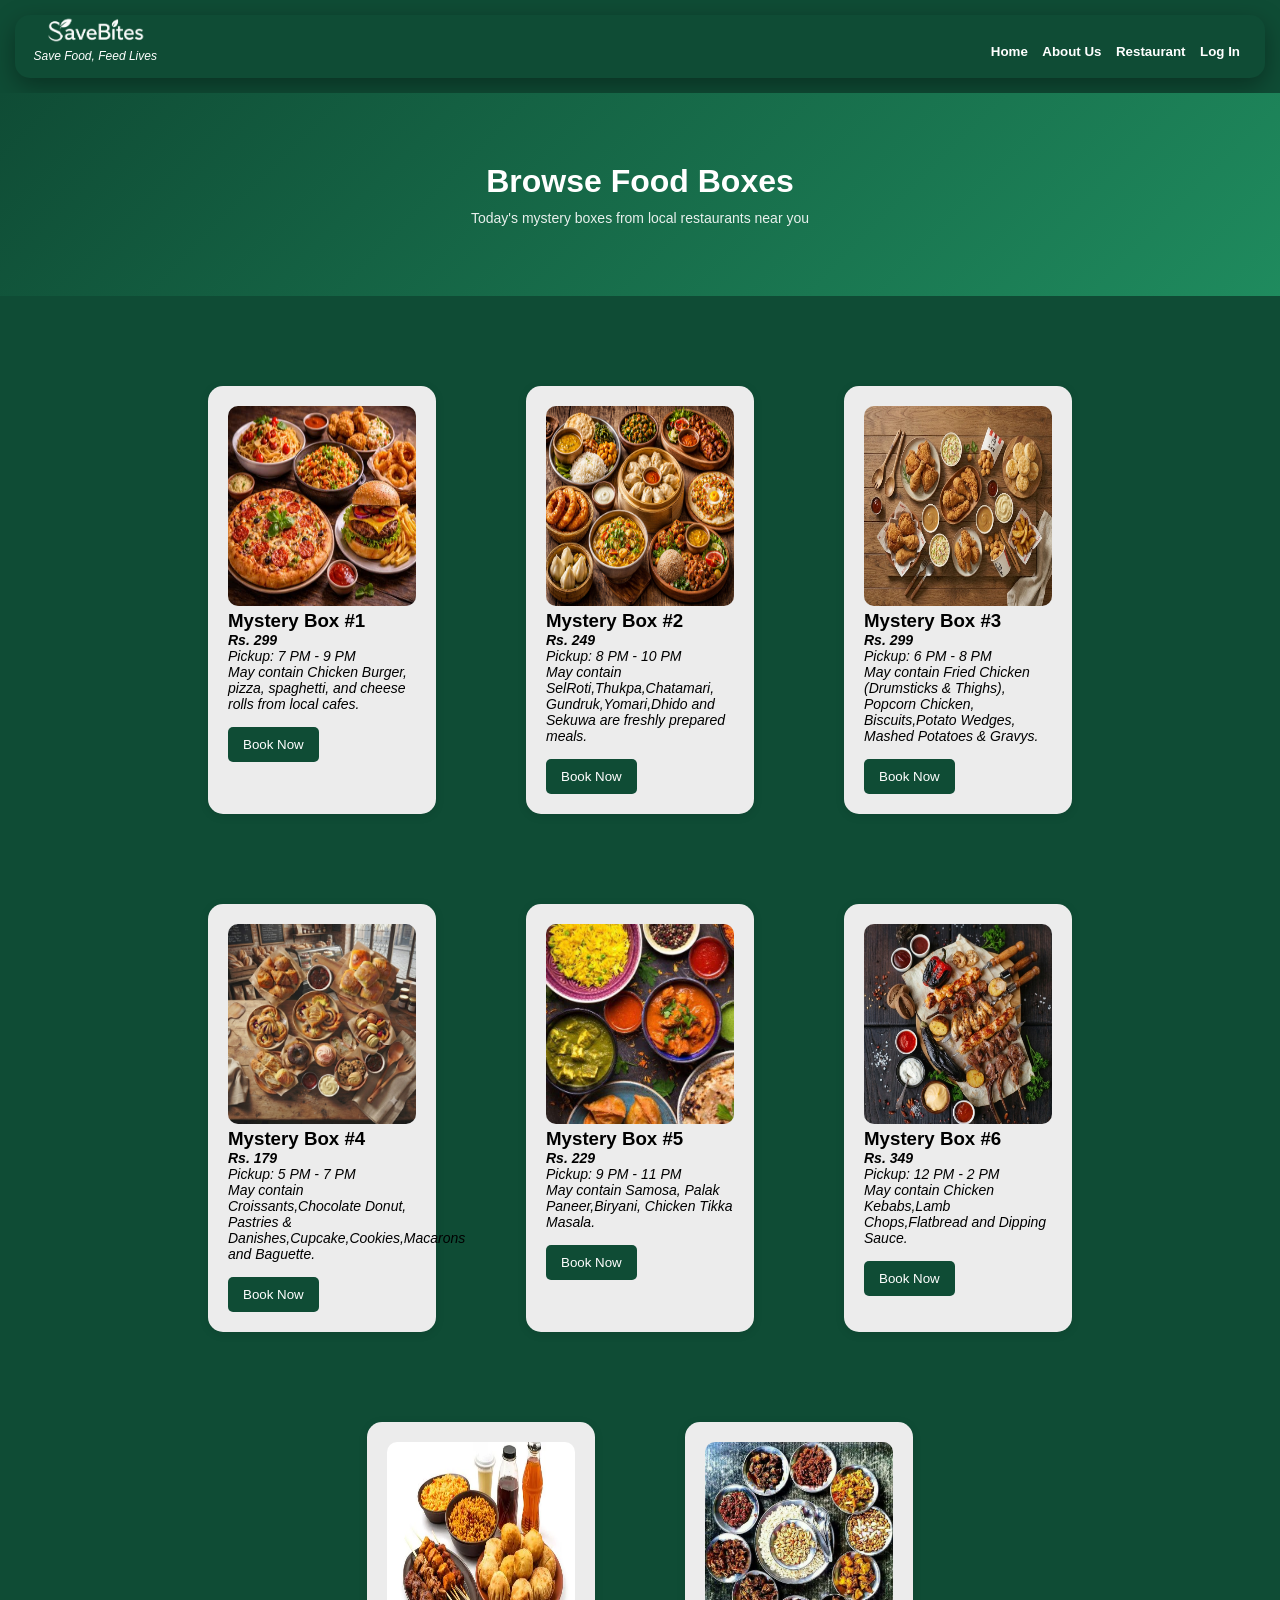
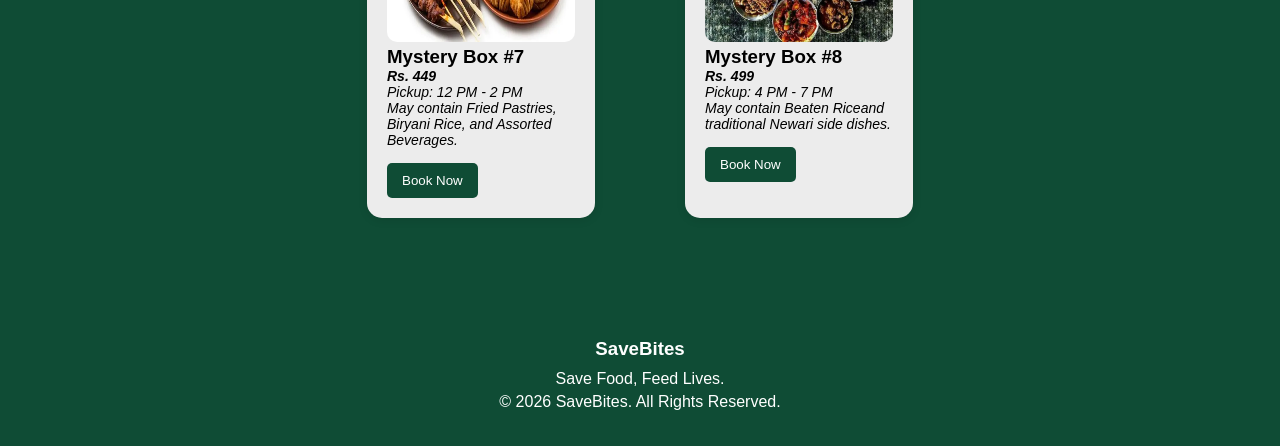
<file: html/browsebox.html>
<!DOCTYPE html>
<html lang="en">
<head>
    <meta charset="UTF-8" />
    <meta name="viewport" content="width=device-width, initial-scale=1.0">
    <link rel="stylesheet" href="https://cdnjs.cloudflare.com/ajax/libs/font-awesome/6.6.0/css/all.min.css">
    <title>Browse Food Boxes - SaveBites</title>
    <link rel="stylesheet" href="../style.css" />
    <link rel="stylesheet" href="../css/browsebox.css" />
</head>

<body>
    <script src="../js/script.js"></script>
   <nav class="nav">

    <div class="logo">
        <a href="../index.html">
            <img src="../asset/logo.png" alt="logo">
        </a>
        <p>Save Food, Feed Lives</p>
    </div>

    <div class="hamburger" id="hamburger">
        <i class="fa-solid fa-bars"></i>
    </div>

    <div class="nav-right" id="nav-right">
        <a href="../index.html"><button>Home</button></a>
        <a href="about.html"><button>About Us</button></a>
        <a href="restaurantlogin.html"><button>Restaurant</button></a>
        <a href="login.html"><button>Log In</button></a>
    </div>

</nav>
    <div class="foodbox-hero">
        <h1>Browse Food Boxes</h1>
        <p>Today's mystery boxes from local restaurants near you</p>
    </div>

    <div class="foodbox-flex">
        <div class="food-card">
            <img src="../asset/food4.jpg" alt="Food Box 1">
            <h3>Mystery Box #1</h3>
            <p><strong>Rs. 299</strong></p>
            <p>Pickup: 7 PM - 9 PM</p>
            <p>May contain Chicken Burger, pizza, spaghetti, and cheese rolls from local cafes.</p>
           <button onclick="bookNow('Mystery Box #1', 299)">Book Now</button>
        </div>
        <div class="food-card">
            <img src="../asset/food5.png" alt="Food Box 2">
            <h3>Mystery Box #2</h3>
            <p><strong>Rs. 249</strong></p>
            <p>Pickup: 8 PM - 10 PM</p>
            <p>May contain SelRoti,Thukpa,Chatamari,
                Gundruk,Yomari,Dhido and Sekuwa are freshly prepared meals.</p>
            <button onclick="bookNow('Mystery Box #2', 249)">Book Now</button>
        </div>
        <div class="food-card">
            <img src="../asset/food6.jpg" alt="Food Box 3">
            <h3>Mystery Box #3</h3>
            <p><strong>Rs. 299</strong></p>
            <p>Pickup: 6 PM - 8 PM</p>
            <p>May contain Fried Chicken (Drumsticks & Thighs),
                Popcorn Chicken, Biscuits,Potato Wedges, Mashed Potatoes & Gravys.</p>
            <button onclick="bookNow('Mystery Box #3', 299)">Book Now</button>
        </div>
        <div class="food-card">
            <img src="../asset/food7.jpg" alt="Food Box 4">
            <h3>Mystery Box #4</h3>
            <p><strong>Rs. 179</strong></p>
            <p>Pickup: 5 PM - 7 PM</p>
            <p>May contain Croissants,Chocolate Donut,
                Pastries & Danishes,Cupcake,Cookies,Macarons and Baguette.</p>
            <button onclick="bookNow('Mystery Box #4', 179)">Book Now</button>
        </div>
        <div class="food-card">
            <img src="../asset/food8.jpg" alt="Food Box 5">
            <h3>Mystery Box #5</h3>
            <p><strong>Rs. 229</strong></p>
            <p>Pickup: 9 PM - 11 PM</p>
            <p>May contain Samosa,
                Palak Paneer,Biryani, Chicken Tikka Masala.</p>
            <button onclick="bookNow('Mystery Box #5', 229)">Book Now</button>
        </div>
     <div class="food-card">
            <img src="../asset/food9.png" alt="Food Box 6">
            <h3>Mystery Box #6</h3>
            <p><strong>Rs. 349</strong></p>
            <p>Pickup: 12 PM - 2 PM</p>
            <p>May contain Chicken Kebabs,Lamb Chops,Flatbread and Dipping Sauce.</p>
            <button onclick="bookNow('Mystery Box #6', 349)">Book Now</button>
        </div>   
        <div class="food-card">
    <img src="../asset/food10.png" alt="Food Box 7">
    <h3>Mystery Box #7</h3>
    <p><strong>Rs. 449</strong></p>
    <p>Pickup: 12 PM - 2 PM</p>
    <p>May contain Fried Pastries, Biryani Rice, and Assorted Beverages.</p>
    <button onclick="bookNow('Mystery Box #7', 449)">Book Now</button>
</div>
<div class="food-card">
    <img src="../asset/food11.png" alt="Food Box 8">
    <h3>Mystery Box #8</h3>
    <p><strong>Rs. 499</strong></p>
    <p>Pickup: 4 PM - 7 PM</p>
    <p>May contain Beaten Riceand traditional Newari side dishes.</p>
    <button onclick="bookNow('Mystery Box #8', 499)">Book Now</button>
</div>
    </div>

    <footer>
        <h3>SaveBites</h3>
        <p>Save Food, Feed Lives.</p>
        <p>© 2026 SaveBites. All Rights Reserved.</p>
    </footer>
    <script src="../js/script.js"></script>
</body>

</html>
</file>
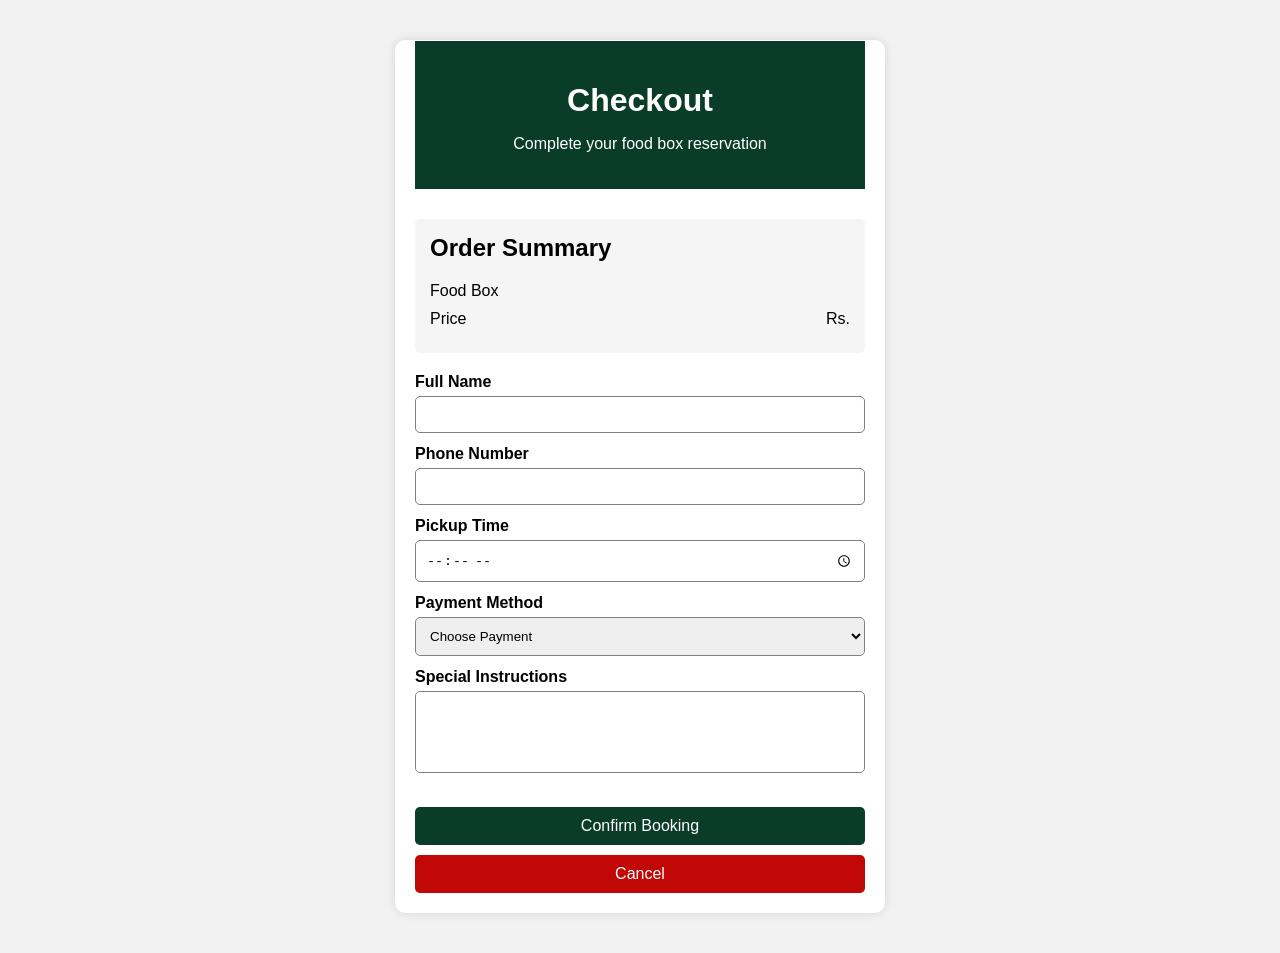
<file: html/checkout.html>
<!DOCTYPE html>
<html lang="en">

<head>
    <meta charset="UTF-8">
    <title>Checkout | SaveBites</title>

    <link rel="stylesheet" href="../css/checkout.css">
</head>

<body>

<div class="checkout">

    <div class="header">
        <h1>Checkout</h1>
        <p>Complete your food box reservation</p>
    </div>

    <div class="order">
        <h2>Order Summary</h2>
        <div class="summary-row">
            <span>Food Box</span>
            <span id="foodName"></span>
        </div>

        <div class="summary-row">
            <span>Price</span>
            <span>Rs. <span id="foodPrice"></span></span>
        </div>

    </div>

    <form id="checkoutForm">
        <label>Full Name</label>
        <input type="text" required>
        <label>Phone Number</label>
        <input type="tel" required>
        <label>Pickup Time</label>
        <input type="time" required>
        <label>Payment Method</label>

        <select required>
            <option value="">Choose Payment</option>
            <option>Cash on Pickup</option>
            <option>eSewa</option>
            <option>Khalti</option>
            <option>IME Pay</option>
        </select>
        <label>Special Instructions</label>
        <textarea rows="4"></textarea>
        <div class="buttons">
            <button class="confirm" type="submit">
                Confirm Booking
            </button>
            <button class="cancel" type="button" onclick="window.history.back()">
                Cancel
            </button>
        </div>
    </form>
</div>
<script src="../js/checkout.js"></script>

</body>
</html>
</file>
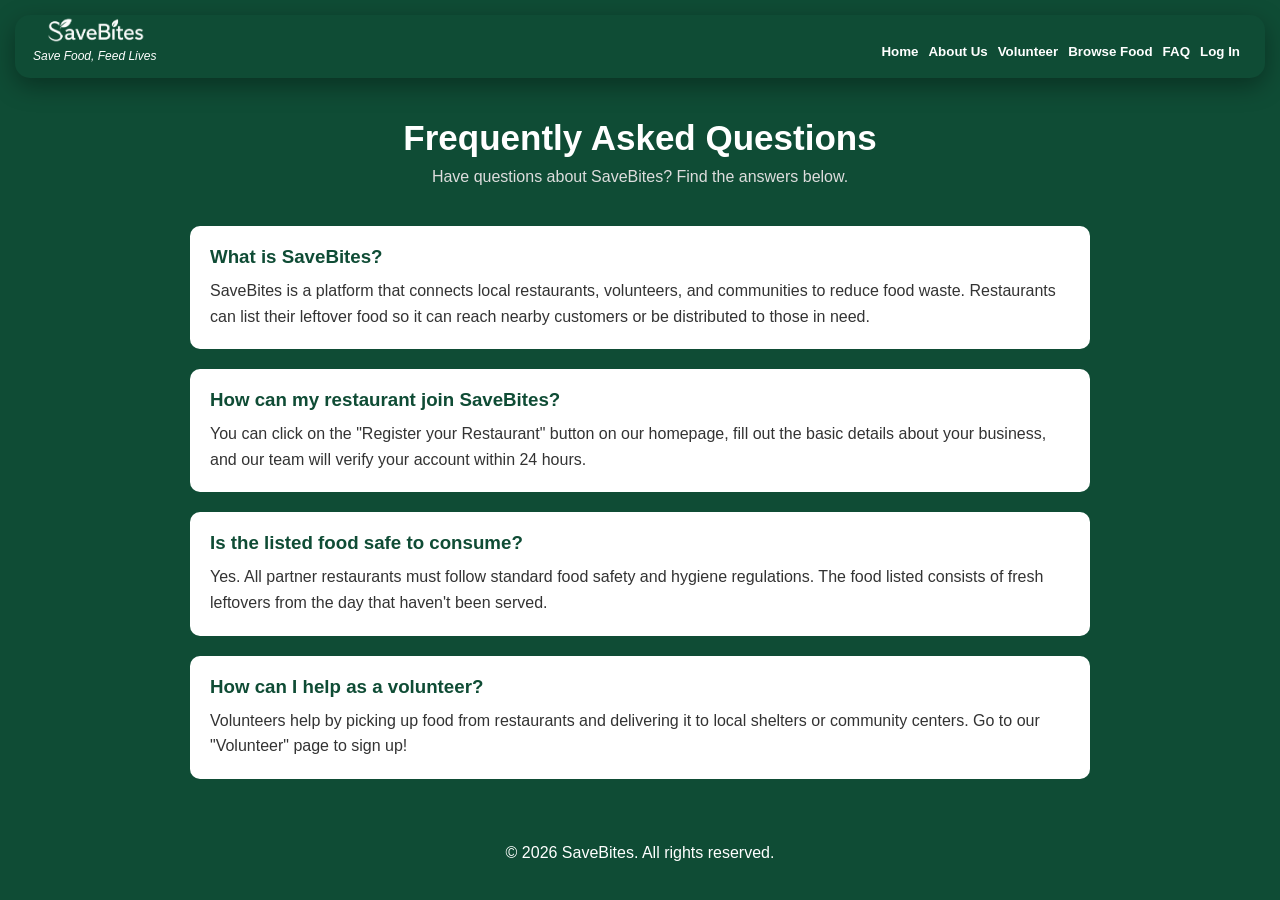
<file: html/faq.html>
<!DOCTYPE html>
<html lang="en">
<head>
    <meta charset="UTF-8">
    <meta name="viewport" content="width=device-width, initial-scale=1.0">
    <title>SaveBites - FAQ</title>
  <link rel="stylesheet" href="../css/faq.css">
</head>
<body>
<nav class="nav">

    <div class="logo">
        <a href="../index.html">
            <img src="../asset/logo.png" alt="SaveBites Logo">
        </a>
        <p>Save Food, Feed Lives</p>
    </div>

    <!-- Hamburger -->
    <div class="hamburger" onclick="toggleMenu()">
        ☰
    </div>

    <div class="nav-right" id="nav-right">
        <a href="../index.html"><button>Home</button></a>
        <a href="about.html"><button>About Us</button></a>
        <a href="volunteerlogin.html"><button>Volunteer</button></a>
        <a href="browsebox.html"><button>Browse Food</button></a>
        <a href="faq.html"><button>FAQ</button></a>
        <a href="login.html"><button>Log In</button></a>
    </div>

</nav>
    <main class="faq-container animated-page">
        <h1 class="faq-title">Frequently Asked Questions</h1>
        <p class="faq-subtitle">Have questions about SaveBites? Find the answers below.</p>

        <div class="faq-list">
            <div class="faq-item">
                <h3>What is SaveBites?</h3>
                <p>SaveBites is a platform that connects local restaurants, volunteers, and communities to reduce food waste. Restaurants can list their leftover food so it can reach nearby customers or be distributed to those in need.</p>
            </div>

            <div class="faq-item">
                <h3>How can my restaurant join SaveBites?</h3>
                <p>You can click on the "Register your Restaurant" button on our homepage, fill out the basic details about your business, and our team will verify your account within 24 hours.</p>
            </div>

            <div class="faq-item">
                <h3>Is the listed food safe to consume?</h3>
                <p>Yes. All partner restaurants must follow standard food safety and hygiene regulations. The food listed consists of fresh leftovers from the day that haven't been served.</p>
            </div>

            <div class="faq-item">
                <h3>How can I help as a volunteer?</h3>
                <p>Volunteers help by picking up food from restaurants and delivering it to local shelters or community centers. Go to our "Volunteer" page to sign up!</p>
            </div>
        </div>
    </main>
    <footer class="footer">
        <p>&copy; 2026 SaveBites. All rights reserved.</p>
    </footer>

</body>
</html>
</file>
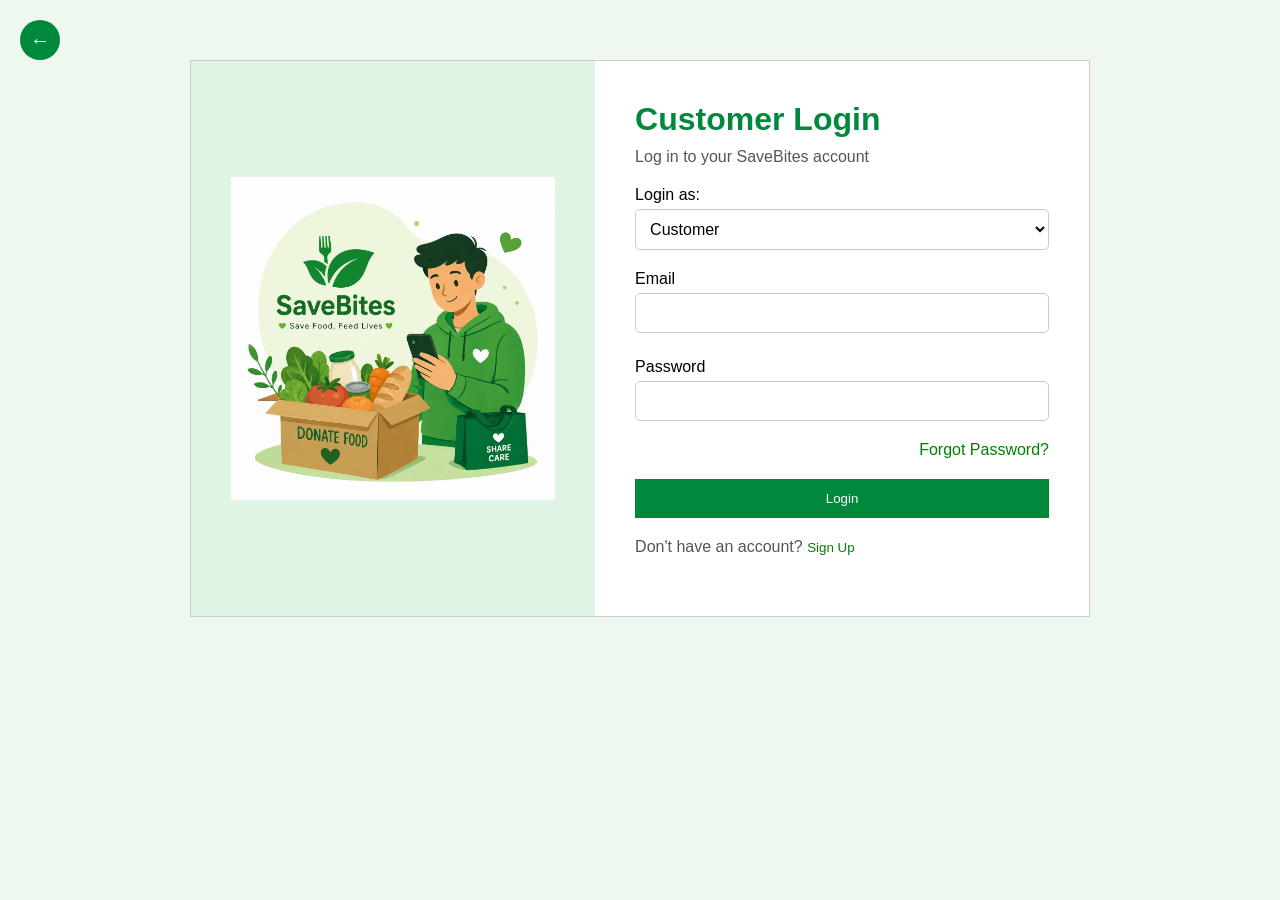
<file: html/login.html>
<!DOCTYPE html>
<html lang="en">

<head>
    <meta charset="UTF-8">
    <meta name="viewport" content="width=device-width, initial-scale=1.0">
    <title>Customer Login</title>
    <link rel="stylesheet" href="../css/login.css">
</head>
<body>

    <button class="back-circle" onclick="goBack()">←</button>

    <div class="container">

        <div class="left">
            <img src="../asset/login1.png" alt="Login Image">
        </div>

        <div class="right">

            <h1>Customer Login</h1>
            <p>Log in to your SaveBites account</p>

            <div class="role">
                <label>Login as:</label>

                <select onchange="if(this.value) window[this.value]();">
                    <option>Customer</option>
                    <option value="goToVolunteerLogin">Volunteer</option>
                    <option value="goToRestaurantLogin">Restaurant</option>
                </select>
            </div>

            <form onsubmit="login(event,'Customer')">

                <label>Email</label>
                <input type="email" id="email" required>

                <label>Password</label>
                <input type="password" id="password" required>

                <a href="#">Forgot Password?</a>

                <button class="login-btn">
                    Login
                </button>

            </form>
            <p class="bottom-text">
                Don't have an account?
                <button onclick="goToSignup()">Sign Up</button>
            </p>
        </div>
    </div>
    <script src="../js/script.js"></script>
<script src="../js/login.js"></script>
</body>
</html>
</file>
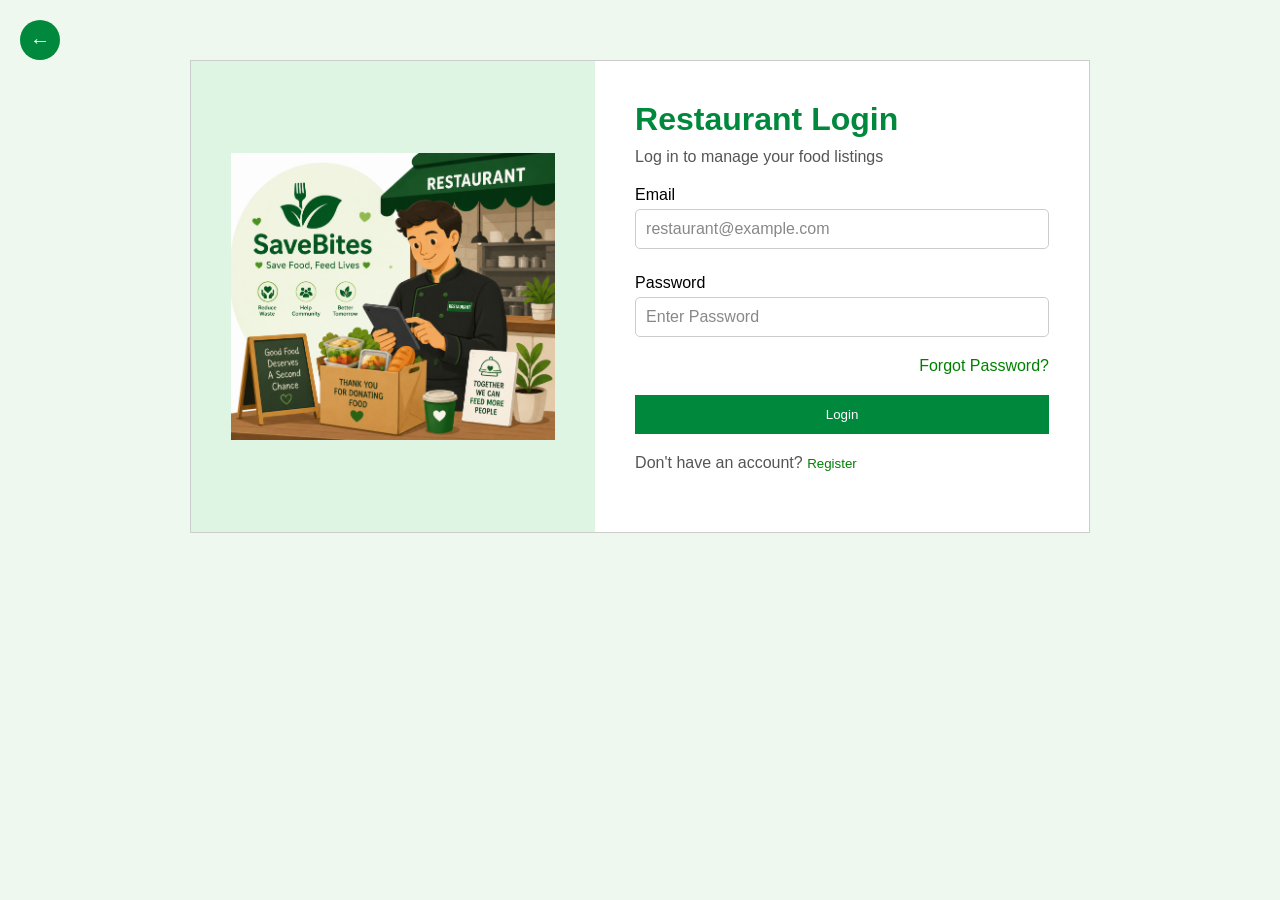
<file: html/restaurantlogin.html>
<!DOCTYPE html>
<html lang="en">

<head>
    <meta charset="UTF-8">
    <meta name="viewport" content="width=device-width, initial-scale=1.0">
    <title>Restaurant Login</title>
    <link rel="stylesheet" href="../css/restaurant.css">
</head>

<body>

    <button class="back-circle" onclick="goBack()">←</button>

    <div class="container">

        <div class="left">
            <img src="../asset/login3.png" alt="Restaurant Login">
        </div>

        <div class="right">

            <h1>Restaurant Login</h1>
            <p>Log in to manage your food listings</p>

            <form onsubmit="login(event,'Restaurant')">

                <label>Email</label>
                <input
                    type="email"
                    id="email"
                    placeholder="restaurant@example.com"
                    required>

                <label>Password</label>
                <input
                    type="password"
                    id="password"
                    placeholder="Enter Password"
                    required>

                <a href="#" class="forgot">Forgot Password?</a>

                <button class="login-btn" type="submit">
                    Login
                </button>

            </form>

            <p class="bottom-text">
                Don't have an account?
                <button type="button" onclick="location.href='restaurantsignup.html'">
                    Register
                </button>
            </p>

        </div>

    </div>

    <script src="../js/script.js"></script>
    <script src="../js/login.js"></script>

</body>

</html>
</file>
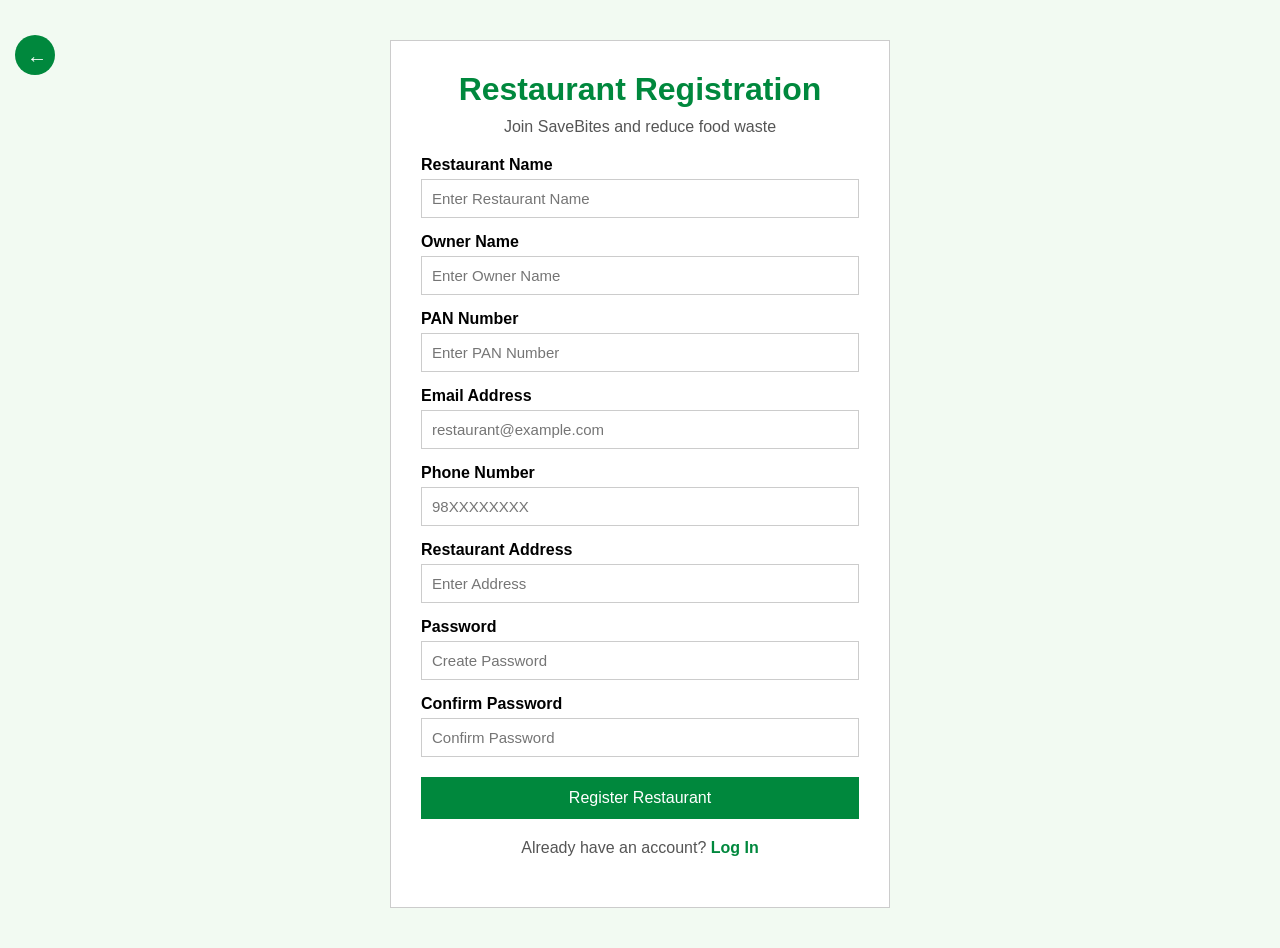
<file: html/restaurantsignup.html>
<!DOCTYPE html>
<html lang="en">

<head>
    <meta charset="UTF-8">
    <meta name="viewport" content="width=device-width, initial-scale=1.0">
    <title>Restaurant Registration</title>
    <link rel="stylesheet" href="../css/restaurantsignup.css">
</head>

<body>

    <button class="back-circle" onclick="goBack()">←</button>

    <div class="container">

        <h1>Restaurant Registration</h1>
        <p>Join SaveBites and reduce food waste</p>

        <form onsubmit="signup(event)">

            <label>Restaurant Name</label>
            <input type="text" id="restaurantName" placeholder="Enter Restaurant Name" required>

            <label>Owner Name</label>
            <input type="text" id="ownerName" placeholder="Enter Owner Name" required>

            <label>PAN Number</label>
            <input type="text" id="pan" placeholder="Enter PAN Number" required>

            <label>Email Address</label>
            <input type="email" id="email" placeholder="restaurant@example.com" required>

            <label>Phone Number</label>
            <input type="tel" id="phone" placeholder="98XXXXXXXX" required>

            <label>Restaurant Address</label>
            <input type="text" id="address" placeholder="Enter Address" required>

            <label>Password</label>
            <input type="password" id="password" placeholder="Create Password" required>

            <label>Confirm Password</label>
            <input type="password" id="confirmPassword" placeholder="Confirm Password" required>

            <button type="submit">Register Restaurant</button>

        </form>

        <p class="bottom-text">
            Already have an account?
            <a href="restaurantlogin.html">Log In</a>
        </p>

    </div>

    <script src="../js/script.js"></script>
    <script src="../js/signup.js"></script>

</body>

</html>
</file>
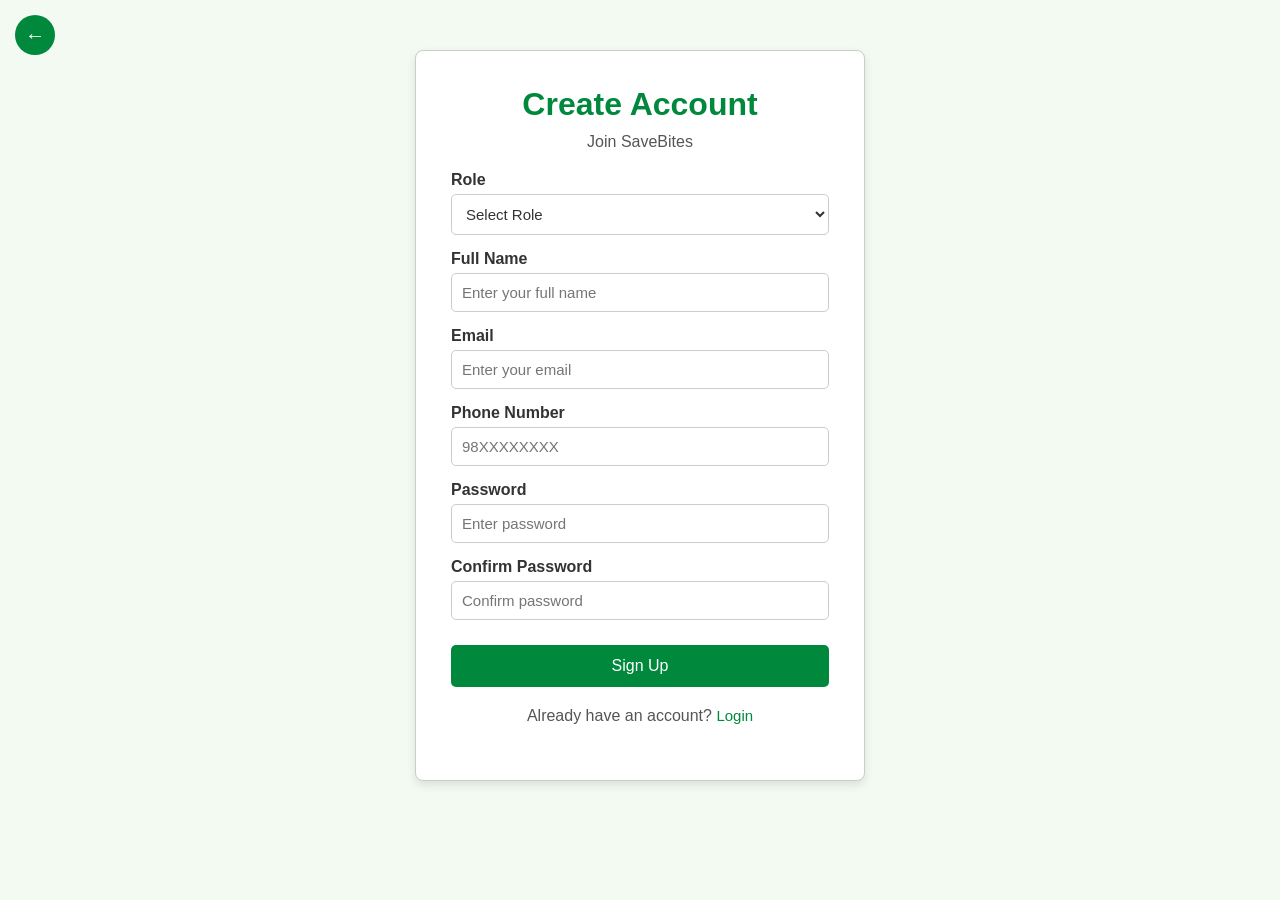
<file: html/signup.html>
<!DOCTYPE html>
<html lang="en">
<head>
    <meta charset="UTF-8">
    <meta name="viewport" content="width=device-width, initial-scale=1.0">
    <title>Customer Sign Up</title>
    <link rel="stylesheet" href="../css/signup.css">
</head>

<body>

    <button class="back-circle" onclick="goBack()">←</button>

    <div class="container">

        <h1>Create Account</h1>
        <p>Join SaveBites</p>

        <form onsubmit="signup(event)">

            <label for="role">Role</label>
            <select id="role" required>
                <option value="" selected disabled>Select Role</option>
                <option value="Customer">Customer</option>
                <option value="Volunteer">Volunteer</option>
            </select>

            <label for="name">Full Name</label>
            <input type="text" id="name" placeholder="Enter your full name" required>

            <label for="email">Email</label>
            <input type="email" id="email" placeholder="Enter your email" required>

            <label for="phone">Phone Number</label>
            <input type="tel" id="phone" placeholder="98XXXXXXXX" required>

            <label for="password">Password</label>
            <input type="password" id="password" placeholder="Enter password" required>

            <label for="confirmPassword">Confirm Password</label>
            <input type="password" id="confirmPassword" placeholder="Confirm password" required>

            <button type="submit" class="signup-btn">Sign Up</button>

        </form>

        <p class="bottom-text">
            Already have an account?
            <button type="button" onclick="goToLogin()">Login</button>
        </p>

    </div>

    <script src="../js/script.js"></script>
    <script src="../js/signup.js"></script>

</body>
</html>
</file>
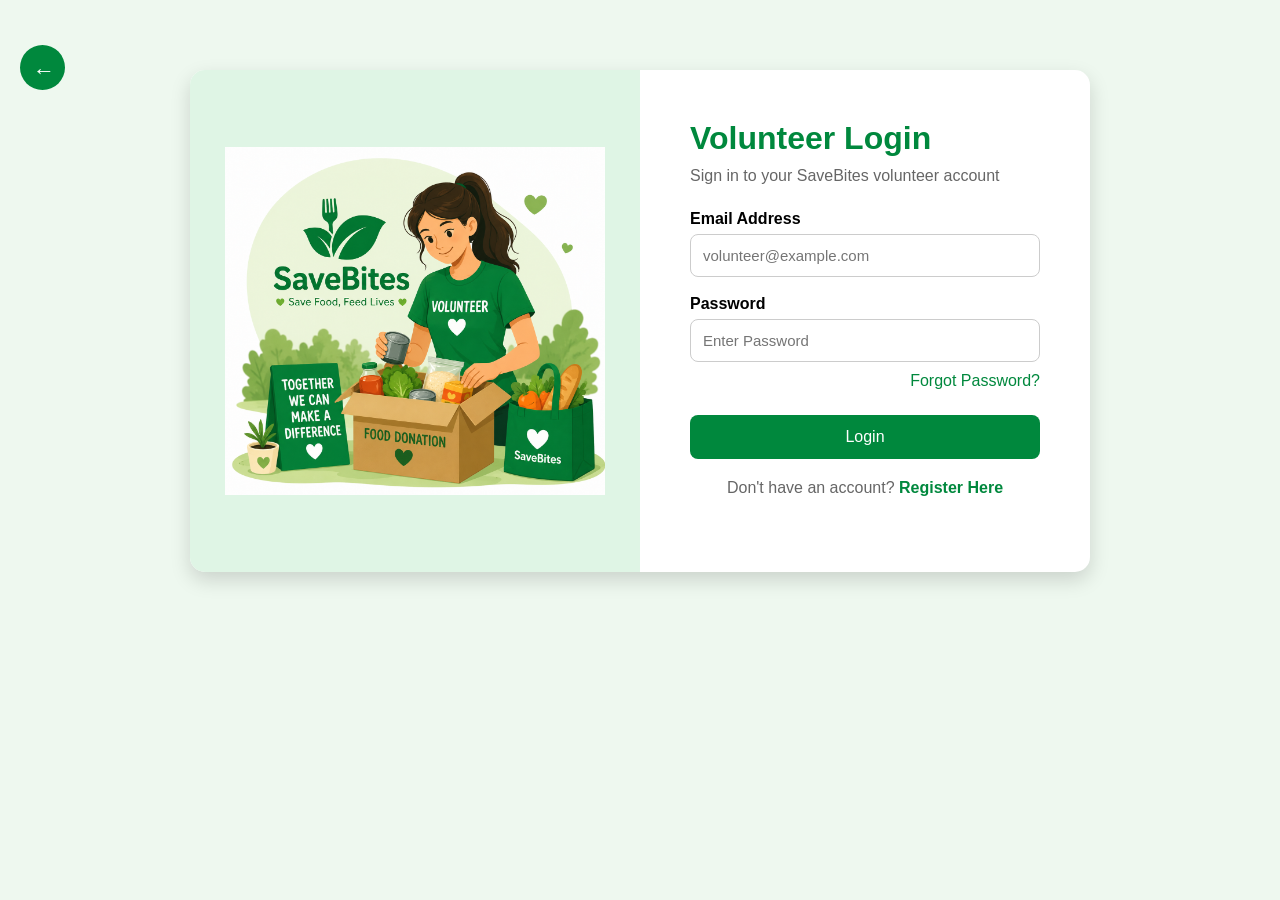
<file: html/volunteerlogin.html>
<!DOCTYPE html>
<html lang="en">
<head>
    <meta charset="UTF-8">
    <meta name="viewport" content="width=device-width, initial-scale=1.0">
    <title>Volunteer Login</title>
    <link rel="stylesheet" href="../css/volunteerlogin.css">
</head>

<body>

    <button class="back-circle" onclick="goBack()">←</button>

    <div class="login-container">

        <div class="image-box">
            <img src="../asset/login2.png" alt="Volunteer Login">
        </div>

        <div class="login-box">

            <h1>Volunteer Login</h1>
            <p>Sign in to your SaveBites volunteer account</p>

            <form onsubmit="login(event,'Volunteer')">

                <label>Email Address</label>
                <input
                    type="email"
                    id="email"
                    placeholder="volunteer@example.com"
                    required>

                <label>Password</label>
                <input
                    type="password"
                    id="password"
                    placeholder="Enter Password"
                    required>

                <a href="#" class="forgot">Forgot Password?</a>

                <button type="submit">Login</button>

            </form>

            <p class="register">
                Don't have an account?
                <a href="volunteersignup.html">Register Here</a>
            </p>

        </div>

    </div>

    <script src="../js/script.js"></script>
    <script src="../js/login.js"></script>

</body>
</html>
</file>
<file: style.css>
*{
    margin:0;
    padding:0;
    box-sizing:border-box;
    font-family:Arial, sans-serif;
}

html,
body{
    width:100%;
    overflow-x:hidden;
    scroll-behavior:smooth;
}
/*SLIDER YETA*/
.intro{
    position:relative;
    width:100%;
    height:100vh;
    overflow:hidden;
    display:flex;
    justify-content:center;
    align-items:center;
    text-align:center;
    color:white;
}
.banner-slider{
    position:absolute;
    top:0;
    left:0;
    width:100%;
    height:100%;
    overflow:hidden;
}
.banner{
    position:absolute;
    top:0;
    left:0;
    width:100%;
    height:100%;
    object-fit:cover;
    opacity:0;
    transition:opacity 1s ease-in-out;
}
.banner.active{
    opacity:1;

}
.overlay{
    position:absolute;
    width:100%;
    height:100%;
    background:rgba(0,0,0,0.70);
    top:0;
    left:0;
}

.slide.active{
    opacity:1;
    transform:translateX(0);
}
.slide span{
    color: #a1ffd5;
}
.slide a{
    display:inline-flex;
    margin-top: 15px;
    padding: 12px 25px;
    background: #a1ffd5;
    color: #0f4c35;
    text-decoration: none;
    border-radius: 30px;
    font-weight: bold;
}
.intro h1{
    font-size:32px;
}
.intro a{
    font-size:12px;
}
/*yetasamma*/
.welcome-content{
    position:relative;
    z-index:2;
    max-width:700px;
    padding:20px;
    text-align:center;
}

.welcome-content h1{
    font-size:55px;
    margin-bottom:20px;
    line-height:1.2;
}

.welcome-content span{
    color:#8fffd0;
}

.welcome-content p{
    font-size:18px;
    line-height:1.8;
    margin-bottom:35px;
}

.welcome-buttons{
    display:flex;
    justify-content:center;
    gap:20px;
    flex-wrap:wrap;
}

.welcome-buttons a{
    text-decoration:none;
    background:#a1ffd5;
    color:#0f4c35;
    padding:14px 30px;
    border-radius:30px;
    font-weight:bold;
    transition:0.3s;
}

.welcome-buttons a:hover{
    background:#7ff3c0;
    transform:translateY(-3px);
}

body{
    background:#0f4c35;

}
.nav{
    display:flex;
    justify-content:space-between;
    align-items:center;
    padding:15px;
    margin:15px;
    border-radius:15px;
    box-shadow:0 8px 25px rgba(0,0,0,0.35);
    flex-wrap:wrap;
}
.logo{
    display:flex;
    flex-direction:column;
    align-items:center;
    gap: 5;
}
.nav button{
    color:white;
    background:none;
    border:none;
    margin-right:10px;
    cursor:pointer;
    font-weight:bold;
    margin-top:10px;
}
.nav button:hover{
    background:none;
    color:rgb(133, 196, 162);
    transform:scale(1.06);
    transition:transform 0.2s;
}
.logo img{
    height: 50px;
    width: auto;
    margin-top: -25px;
    transform: scale(1.5);
}
.logo p{
    color:white;
    margin-top:-10px;
    margin-left:3.5px;
    font-size: 12px;
    font-style:italic;
}
.section{
    display:flex;
    justify-content:space-between;
    align-items:center;
    width:100%;
    margin:auto;
    gap:40px;
    padding:100px;
}

/*img slide ko section*/
.text{
    flex:1;
    color:#ffffff;
}

.text h2{
    font-size:30px;
    margin-bottom:10px;
}

.text p{
    line-height:2.5;
}
.imgslider{
    width:100%;
    max-width:600px;
    height:400px;
    position:relative;
    overflow:hidden;
    border-radius:15px;
    background:#000;
}
.imgSlide{
    width:100%;
    height:100%;
    object-fit:fill; 
    position:absolute;
    top:0;
    left:0;
    opacity:0;
    transition:opacity 1s ease;
}
.activeImg{
    opacity:1;
}
.bottom{
    background: #ececec;
    padding: 60px 20px;
    margin: 200px auto 0;
    max-width: 900px;
    text-align: center;
    border-radius: 12px;
    border-left: 6px solid #0bf48c;
    border-right: 6px solid #0bf48c;
}
.bottom p{
    color: #333;
    font-size:30px;
    margin-bottom:10px;
    transition:color 0.3s;
    animation: pulse 2s infinite;
}
    @keyframes pulse {
        0% { color: #0f4c35; }
        50% { color: #b9930c; }
        100% { color: rgb(0, 136, 61); }
    }
.bottom h1{
    margin:20px ;
    color:#0f4c35;
    transform:scale(0.6);
    color:(0, 136, 61);
;
}

.bottom button{
    color:white;
    padding:12px 20px;
    margin:10px;
    border:none;
    border-radius:5px;
    cursor:pointer;
    background:#0f4c35;
    font-weight:bold;
}
button:hover{
    background:rgb(0, 118, 47);
    transition:background 0.4s;
    transform:scale(1.05);
}
.featured-food{
    margin-top:210px;
}
.featured-food h2{
    color:white;
    margin-bottom:30px;
}
.food-container{
    display:flex;
    justify-content:center;
    gap:25px;
    flex-wrap:wrap;
}
.food-card{
    background:#ececec;
    margin:20px;
    width:20%;
    padding:20px;
    border-radius:15px;
    box-shadow:0 2px 10px rgba(0,0,0,0.1);
}
.food-card img{
    width:100%;
    height: 200px;;
    object-fit:fit;
    border-radius:10px;
}
.food-card p{
  font-size:14px;
  font-style: italic;
}
.food-card button{
    margin-top:15px;
    padding:10px 15px;
    border:none;
    border-radius:5px;
    background:#0f4c35;
    color:white;
    cursor:pointer;
}
.food-card button:hover{
    background:rgb(0,118,47);
    transition:background 0.3s;
}
.food-card:hover{
    transform:translateY(-5px);
    transition:0.5s;
}
.roles h2{
    color:white;
    margin-bottom:30px;
}
.role-container{
    display:flex;
    justify-content:center;
    gap:25px;
    flex-wrap:wrap;
}
.role-card{
    width:20%;
    margin:20px;
    padding:25px;
    background:#ececec;
    border-radius:15px;
    box-shadow:0 2px 10px rgba(0,0,0,0.1);
}
.role-card h3{
    color:#0f4c35;
    margin-bottom:10px;
}
footer{
    color:rgb(255, 255, 255);
    text-align:center;
    padding:30px;
    margin-top:50px;
}
footer h3{
    margin-bottom:10px;
}
footer p{
    margin:5px 0;
}
.hamburger{
    display:none;
    font-size:30px;
    color:white;
    cursor:pointer;
}

@media (max-width:768px){

.nav{
    position:relative;
    justify-content:space-between;
    align-items:center;
    padding:15px 20px;
}

.logo{
    align-items:flex-start;
}

.logo img{
    margin-top:0;
    transform:scale(1.2);
}

.hamburger{
    display:block;
}

.nav-right{
    display:none;
    position:absolute;
    top:80px;
    left:0;
    width:100%;
    background:#0f4c35;
    flex-direction:column;
    align-items:center;
    padding:20px 0;
    z-index:1000;
}

.nav-right.active{
    display:flex;
}

.nav-right a{
    width:100%;
    text-align:center;
}

.nav-right button{
    width:90%;
    margin:10px 0;
    font-size:18px;
}

.section{
    flex-direction:column;
    width:95%;
    text-align:center;
    padding:20px;
}

.text{
    width:100%;
}

.text h2{
    font-size:24px;
}

.text p{
    line-height:1.8;
}

.imgslider{
    width:100%;
    max-width:100%;
    height:250px;
}

.intro{
    margin:20px;
    min-height:320px;
    height:auto;
    width:auto;
    padding:20px;
}

.intro h1{
    font-size:24px;
}
.welcome-content h1{
    font-size:34px;
}

.welcome-content p{
    font-size:16px;
    line-height:1.7;
}

.welcome-buttons{
    flex-direction:column;
    align-items:center;
}

.welcome-buttons a{
    width:220px;
}

.food-container,
.role-container{
    flex-direction:column;
    align-items:center;
}

.food-card,
.role-card{
    width:90%;
    max-width:320px;
}

.bottom{
    width:95%;
    margin:40px auto;
    padding:30px 15px;
}

.bottom h1{
    transform:none;
}

.bottom p{
    font-size:22px;
}

}
</file>
<file: css/browsebox.css>
.foodbox-hero {
    background: linear-gradient(135deg, #0f4c35 0%, #1f8b5e 100%);
    color: white;
    text-align: center;
    padding: 70px;
}

.foodbox-hero h1 {
    font-size: 32px;
    margin-bottom: 10px;
}

.foodbox-hero p {
    font-size: 14px;
    opacity: 0.9;
}

.foodbox-flex {
    max-width: 200%;
    margin: 50px;
    display: flex;
    flex-wrap: wrap;
    flex-direction: row;
    justify-content: center;
    gap: 50px;
    padding:  20px;
}

/* Hamburger */
.hamburger{
    display:none;
    font-size:30px;
    color:white;
    cursor:pointer;
}

/* Mobile Navbar */
@media (max-width:768px){

    .nav{
        position:relative;
        display:flex;
        justify-content:space-between;
        align-items:center;
        padding:15px 20px;
    }

    .logo{
        align-items:flex-start;
    }

    .logo img{
        margin-top:0;
        transform:scale(1.2);
    }

    .hamburger{
        display:block;
    }

    .nav-right{
        display:none;
        position:absolute;
        top:80px;
        left:0;
        width:100%;
        background:#0f4c35;
        flex-direction:column;
        align-items:center;
        padding:15px 0;
        z-index:1000;
    }

    .nav-right.active{
        display:flex;
    }

    .nav-right a{
        width:100%;
        text-align:center;
    }

    .nav-right button{
        width:90%;
        margin:10px 0;
        padding:12px;
        font-size:16px;
    }

    /* Hero */
    .foodbox-hero{
        padding:45px 15px;
    }

    .foodbox-hero h1{
        font-size:24px;
    }

    .foodbox-hero p{
        font-size:13px;
    }

    .foodbox-flex{
        flex-direction: row;
        gap: 20px;
        padding:15px;
    }

    .food-card{
        width:100%;
        max-width:350px;
        margin:auto;
    }

    .food-card img{
        width:100%;
        height:200px;
        object-fit:cover;
    }

    footer{
        padding:20px;
    }
}
</file>
<file: css/checkout.css>
body {
    font-family: Arial, sans-serif;
    background-color: #f2f2f2;
    margin: 0;
}
.checkout {
    width: 450px;
    margin: 40px auto;
    background-color: white;
    border-radius: 10px;
    padding: 20px;
    box-shadow: 0 0 10px lightgray;
}


.header {
    text-align: center;
    width: 100%;
    margin-bottom: 20px;
    padding: 20px 0;
    margin-top: -19px;
    margin-bottom: 30px;
    background-color: #0a3d29;
}
.header h1 {
    color: white;
    margin-bottom: 10px;
}
.header p {
    color: white;
}


.order {
    background-color: #f5f5f5;
    padding: 15px;
    border-radius: 5px;
    margin-bottom: 20px;
}
.order h2 {
    margin-top: 0;
    color: 0f4c35;
}


.summary-row {
    display: flex;
    justify-content: space-between;
    margin: 10px 0;
}
label {
    display: block;
    margin-top: 12px;
    margin-bottom: 5px;
    font-weight: bold;
}


input,select,textarea {
    width: 100%;
    padding: 10px;
    border: 1px solid gray;
    border-radius: 5px;
    box-sizing: border-box;
}

textarea {
    resize: none;
}

.buttons {
    margin-top: 20px;
}

.confirm,.cancel {
    width: 100%;
    padding: 10px;
    border: none;
    border-radius: 5px;
    color: white;
    cursor: pointer;
    font-size: 16px;
    margin-top: 10px;
}
.confirm {
    background-color:#0a3d29;
}

.confirm:hover {
    background-color: rgb(0, 136, 61);
}
.cancel {
    background-color: rgb(194, 7, 7);
}
.cancel:hover {
    background-color: darkred;
}
</file>
<file: css/faq.css>
*{
    margin:0;
    padding:0;
    box-sizing:border-box;
    font-family:Arial, sans-serif;
}

body{
    background:#0f4c35;
    color:white;
}
/* Navbar */
.nav{
    display:flex;
    justify-content:space-between;
    align-items:center;
    padding:15px;
    margin:15px;
    border-radius:15px;
    box-shadow:0 8px 25px rgba(0,0,0,0.35);
    flex-wrap:wrap;
}

.logo{
    display:flex;
    flex-direction:column;
    align-items:center;
}

.logo img{
    height:50px;
    width:auto;
    margin-top:-25px;
    transform:scale(1.5);
}

.logo p{
    color:white;
    margin-top:-10px;
    margin-left:3px;
    font-size:12px;
    font-style:italic;
}

.nav-right{
    display:flex;
    align-items:center;
}

.nav button{
    color:white;
    background:none;
    border:none;
    margin-right:10px;
    cursor:pointer;
    font-weight:bold;
    margin-top:10px;
}

.nav button:hover{
    color:rgb(133,196,162);
    transform:scale(1.06);
    transition:0.2s;
}
.hamburger{
    display:none;
    font-size:30px;
    color:white;
    cursor:pointer;
}
/* FAQ Section */

.faq-container{
    width:90%;
    max-width:900px;
    margin:40px auto;
}

.faq-title{
    text-align:center;
    font-size:35px;
    margin-bottom:10px;
}

.faq-subtitle{
    text-align:center;
    margin-bottom:40px;
    color:#dddddd;
}

.faq-item{
    background:white;
    color:#333;
    padding:20px;
    margin-bottom:20px;
    border-radius:10px;
}

.faq-item h3{
    color:#0f4c35;
    margin-bottom:10px;
}

.faq-item p{
    line-height:1.6;
}

.faq-item:hover{
    transform:translateY(-3px);
    transition:0.3s;
}

/* Footer */

.footer{
    text-align:center;
    padding:25px;
    margin-top:40px;
}
@media (max-width:768px){

.nav{
    position:relative;
    justify-content:space-between;
    align-items:center;
    padding:15px 20px;
}

.logo{
    align-items:flex-start;
}

.logo img{
    margin-top:0;
    transform:scale(1.2);
}

.hamburger{
    display:block;
}

.nav-right{
    display:none;
    position:absolute;
    top:80px;
    left:0;
    width:100%;
    background:#0f4c35;
    flex-direction:column;
    align-items:center;
    padding:20px 0;
    border-radius:10px;
    z-index:1000;
}

.nav-right.active{
    display:flex;
}

.nav-right a{
    width:100%;
    text-align:center;
}

.nav-right button{
    width:90%;
    margin:10px 0;
    font-size:18px;
}

}
</file>
<file: css/login.css>
*{
    margin:0;
    padding:0;
    box-sizing:border-box;
    font-family:Arial,sans-serif;
}

body{
    background:#eef8ef;
}

.back-circle{
    position:absolute;
    top:20px;
    left:20px;
    width:40px;
    height:40px;
    border:none;
    border-radius:50%;
    background:rgb(0,136,61);
    color:white;
    font-size:20px;
    cursor:pointer;
}

.container{
    width:900px;
    margin:60px auto;
    display:flex;
    background:white;
    border:1px solid #ccc;
}

.left{
    width:45%;
    display:flex;
    justify-content:center;
    align-items:center;
    background:#dff5e4;
}

.left img{
    width:80%;
}

.right{
    width:55%;
    padding:40px;
}

.right h1{
    color:rgb(0,136,61);
    margin-bottom:10px;
}

.right p{
    margin-bottom:20px;
    color:#555;
}

.role{
    margin-bottom:20px;
}

.role label{
    display:block;
    margin-bottom:5px;
}

.role select{
    width:100%;
    padding:10px;
    border:1px solid #ccc;
    border-radius:5px;
    background:#fff;
    color:#000;
    font-size:16px;
    outline:none;
}

.role select:focus{
    border-color:rgb(0,136,61);
}

form label{
    display:block;
    margin-top:15px;
    margin-bottom:5px;
}

form input{
    width:100%;
    padding:10px;
    margin-bottom:10px;
    border:1px solid #ccc;
    border-radius:5px;
    background:#fff;
    color:#000;
    font-size:16px;
    outline:none;
}

form input:focus{
    border-color:rgb(0,136,61);
}

form input::placeholder{
    color:#888;
}

form a{
    display:block;
    text-align:right;
    margin-top:10px;
    text-decoration:none;
    color:green;
}

.login-btn{
    width:100%;
    padding:12px;
    margin-top:20px;
    background:rgb(0,136,61);
    color:white;
    border:none;
    cursor:pointer;
}

.bottom-text{
    margin-top:20px;
}

.bottom-text button{
    border:none;
    background:none;
    color:green;
    cursor:pointer;
}

@media(max-width:768px){

.container{
    width:95%;
    flex-direction:column;
}

.left{
    width:100%;
    padding:20px;
}

.right{
    width:100%;
}

.left img{
    width:200px;
}

}
</file>
<file: css/restaurant.css>
*{
    margin:0;
    padding:0;
    box-sizing:border-box;
    font-family:Arial,sans-serif;
}

body{
    background:#eef8ef;
}

.back-circle{
    position:absolute;
    top:20px;
    left:20px;
    width:40px;
    height:40px;
    border:none;
    border-radius:50%;
    background:rgb(0,136,61);
    color:white;
    font-size:20px;
    cursor:pointer;
}

.container{
    width:900px;
    margin:60px auto;
    display:flex;
    background:white;
    border:1px solid #ccc;
}

.left{
    width:45%;
    display:flex;
    justify-content:center;
    align-items:center;
    background:#dff5e4;
}

.left img{
    width:80%;
}

.right{
    width:55%;
    padding:40px;
}

.right h1{
    color:rgb(0,136,61);
    margin-bottom:10px;
}

.right p{
    margin-bottom:20px;
    color:#555;
}

form label{
    display:block;
    margin-top:15px;
    margin-bottom:5px;
}

form input{
    width:100%;
    padding:10px;
    margin-bottom:10px;
    border:1px solid #ccc;
    border-radius:5px;
    background:#fff;
    color:#000;
    font-size:16px;
    outline:none;
}

form input:focus{
    border-color:rgb(0,136,61);
}

form input::placeholder{
    color:#888;
}

.forgot{
    display:block;
    text-align:right;
    margin-top:10px;
    text-decoration:none;
    color:green;
}

.login-btn{
    width:100%;
    padding:12px;
    margin-top:20px;
    background:rgb(0,136,61);
    color:white;
    border:none;
    cursor:pointer;
}

.bottom-text{
    margin-top:20px;
}

.bottom-text button{
    background:none;
    border:none;
    color:green;
    cursor:pointer;
}

.bottom-text button:hover{
    text-decoration:underline;
}

@media(max-width:768px){

.container{
    width:95%;
    flex-direction:column;
}

.left{
    width:100%;
    padding:20px;
}

.right{
    width:100%;
}

.left img{
    width:200px;
}

}
</file>
<file: css/restaurantsignup.css>
*{
    margin:0;
    padding:0;
    box-sizing:border-box;
    font-family:Arial,sans-serif;
}

body{
    background:#f2faf2;
}

.back-circle{
    position:fixed;
    top:15px;
    left:15px;
    width:40px;
    height:40px;
    background:rgb(0,136,61);
    color:white;
    border:none;
    border-radius:50%;
    font-size:20px;
    cursor:pointer;
}

.container{
    width:500px;
    margin:40px auto;
    background:white;
    padding:30px;
    border:1px solid #ccc;
}

.container h1{
    text-align:center;
    color:rgb(0,136,61);
    margin-bottom:10px;
}

.container p{
    text-align:center;
    color:#555;
    margin-bottom:20px;
}

label{
    display:block;
    margin-top:15px;
    margin-bottom:5px;
    font-weight:bold;
}

input{
    width:100%;
    padding:10px;
    border:1px solid #ccc;
    font-size:15px;
}

input:focus{
    outline:none;
    border:1px solid rgb(0,136,61);
}

button{
    width:100%;
    padding:12px;
    margin-top:20px;
    border:none;
    background:rgb(0,136,61);
    color:white;
    font-size:16px;
    cursor:pointer;
}

button:hover{
    background:rgb(0,110,50);
}

.bottom-text{
    text-align:center;
    margin-top:20px;
}

.bottom-text a{
    color:rgb(0,136,61);
    text-decoration:none;
    font-weight:bold;
}

.bottom-text a:hover{
    text-decoration:underline;
}

@media(max-width:768px){

.container{
    width:90%;
    padding:20px;
}

}
</file>
<file: css/signup.css>
*{
    margin:0;
    padding:0;
    box-sizing:border-box;
    font-family:Arial, sans-serif;
}

body{
    background:#f2faf2;
}

/* Back Button */
.back-circle{
    position:fixed;
    top:15px;
    left:15px;
    width:40px;
    height:40px;
    border:none;
    border-radius:50%;
    background:rgb(0,136,61);
    color:white;
    font-size:20px;
    cursor:pointer;
}

.back-circle:hover{
    background:rgb(0,110,50);
}


.container{
    width:450px;
    margin:50px auto;
    background:white;
    padding:35px;
    border:1px solid #ccc;
    border-radius:8px;
    box-shadow:0 4px 10px rgba(0,0,0,0.1);
}

h1{
    text-align:center;
    color:rgb(0,136,61);
    margin-bottom:10px;
}

.container p{
    text-align:center;
    color:#555;
    margin-bottom:20px;
}


label{
    display:block;
    margin-top:15px;
    margin-bottom:5px;
    font-weight:bold;
    color:#333;
}

input,
select{
    width:100%;
    padding:10px;
    border:1px solid #ccc;
    border-radius:5px;
    font-size:15px;
    background:white;
    color:#333;      /* Makes the selected text visible */
    cursor:pointer;
}

select option{
    color:#333;      /* Makes the options visible */
    background:white;
}

select:focus{
    outline:none;
    border-color:rgb(0,136,61);
}

input:focus,
select:focus{
    outline:none;
    border-color:rgb(0,136,61);
}


.signup-btn{
    width:100%;
    padding:12px;
    margin-top:25px;
    border:none;
    border-radius:5px;
    background:rgb(0,136,61);
    color:white;
    font-size:16px;
    cursor:pointer;
}

.signup-btn:hover{
    background:rgb(0,110,50);
}

.bottom-text{
    margin-top:20px;
    text-align:center;
}

.bottom-text button{
    background:none;
    border:none;
    color:rgb(0,136,61);
    font-size:15px;
    cursor:pointer;
}

.bottom-text button:hover{
    text-decoration:underline;
}

@media (max-width:768px){

    .container{
        width:90%;
        margin:30px auto;
        padding:25px;
    }

    h1{
        font-size:28px;
    }

    .signup-btn{
        font-size:15px;
    }
}
</file>
<file: css/volunteerlogin.css>
*{
    margin:0;
    padding:0;
    box-sizing:border-box;
    font-family:Arial,sans-serif;
}

body{
    background:#eef8ef;
}

.back-circle{
    position:fixed;
    top:20px;
    left:20px;
    width:45px;
    height:45px;
    border:none;
    border-radius:50%;
    background:rgb(0,136,61);
    color:white;
    font-size:22px;
    cursor:pointer;
}

.back-circle:hover{
    background:rgb(0,110,50);
}

.login-container{
    width:900px;
    max-width:95%;
    margin:70px auto;
    background:white;
    display:flex;
    border-radius:15px;
    overflow:hidden;
    box-shadow:0 8px 20px rgba(0,0,0,0.15);
}

.image-box{
    width:50%;
    background:#dff5e5;
    display:flex;
    justify-content:center;
    align-items:center;
    padding:30px;
}

.image-box img{
    width:100%;
    max-width:380px;
}

.login-box{
    width:50%;
    padding:50px;
}

.login-box h1{
    color:rgb(0,136,61);
    margin-bottom:10px;
}

.login-box p{
    color:#666;
    margin-bottom:25px;
}

label{
    display:block;
    margin-top:18px;
    margin-bottom:6px;
    font-weight:bold;
}

input{
    width:100%;
    padding:12px;
    border:1px solid #ccc;
    border-radius:8px;
    outline:none;
    font-size:15px;
}

input:focus{
    border-color:rgb(0,136,61);
}

.forgot{
    display:block;
    text-align:right;
    margin-top:10px;
    text-decoration:none;
    color:rgb(0,136,61);
}

.forgot:hover{
    text-decoration:underline;
}

button{
    width:100%;
    padding:13px;
    margin-top:25px;
    border:none;
    border-radius:8px;
    background:rgb(0,136,61);
    color:white;
    font-size:16px;
    cursor:pointer;
}

button:hover{
    background:rgb(0,110,50);
}

.register{
    margin-top:20px;
    text-align:center;
}

.register a{
    color:rgb(0,136,61);
    text-decoration:none;
    font-weight:bold;
}

.register a:hover{
    text-decoration:underline;
}

@media(max-width:768px){

    .login-container{
        flex-direction:column-reverse;
    }

    .login-box,
    .image-box{
        width:100%;
    }

    .login-box{
        padding:35px;
    }

    .image-box{
        padding:20px;
    }

    .image-box img{
        max-width:250px;
    }

}
</file>
